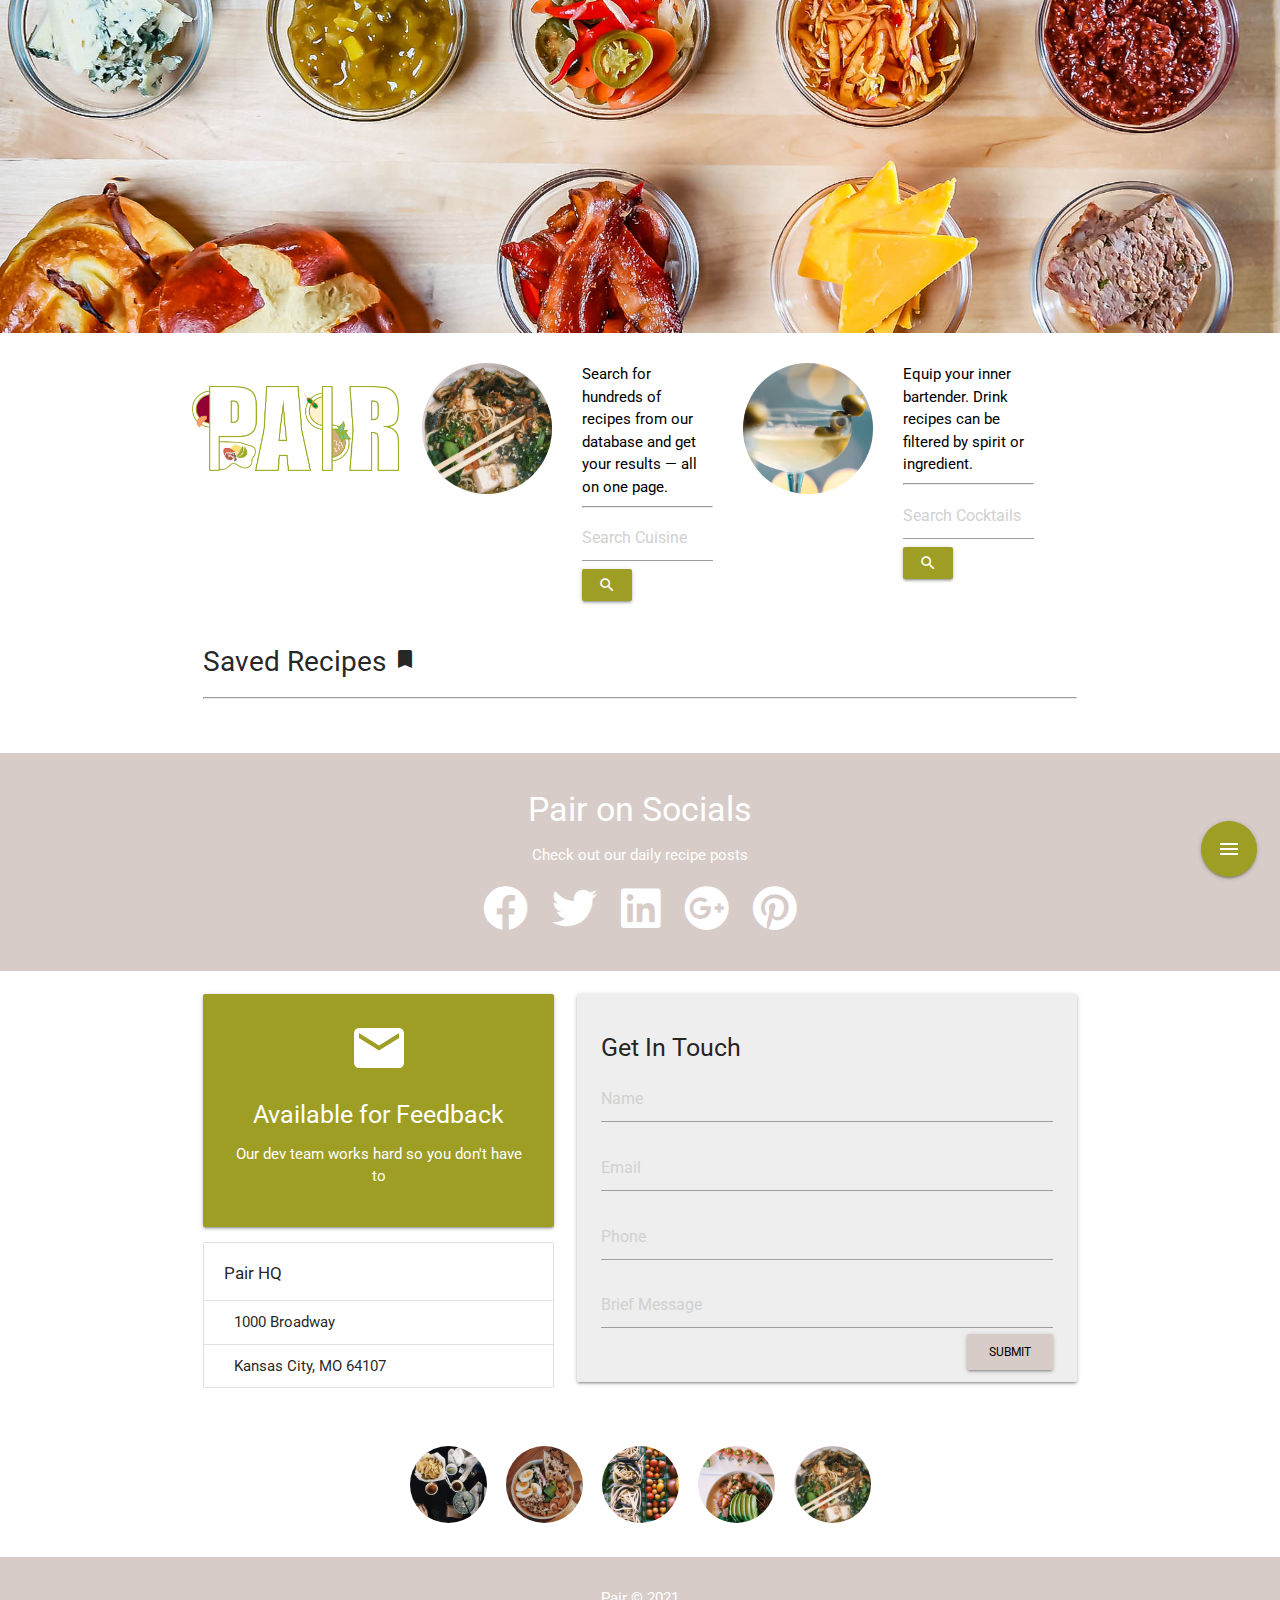
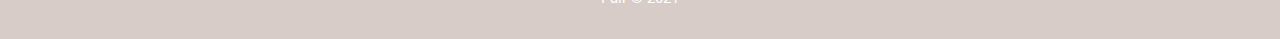
<file: index.html>
<!DOCTYPE html>
<html>

<head>
    <meta charset="UTF-8">
    <meta name="viewport" content="width=device-width, initial-scale=1.0">

    <title>PAIR</title>
    <link rel='icon' href='favicon.ico' type='image/x-icon' />
    <!-- Font Awesome -->
    <link rel="stylesheet" href="https://use.fontawesome.com/releases/v5.3.1/css/all.css">
    <!-- Google Fonts Materialize Icons -->
    <link rel="stylesheet" href="https://fonts.googleapis.com/icon?family=Material+Icons">
    <link href='https://fonts.googleapis.com/css?family=Roboto+Slab' rel='stylesheet' type='text/css'>
    <!--Load Google Font-->
    <link rel="preconnect" href="https://fonts.gstatic.com">
    <link href="https://fonts.googleapis.com/css2?family=Roboto:ital,wght@0,300;0,700;1,100&display=swap"
        rel="stylesheet">
    <!-- Materialize Compiled and minified CSS -->
    <link rel="stylesheet" href="https://cdnjs.cloudflare.com/ajax/libs/materialize/1.0.0/css/materialize.min.css">
    <!-- Custom stylesheet -->
    <link rel="stylesheet" href="assets/css/style.css">
</head>

<body>
    <!-- Section: Image Slider -->
    <section class="slider">
        <ul class="slides">
            <li>
                <img src="assets/img/slide1.jpg">
            </li>
            <li>
                <img src="assets/img/slide2.jpg">
                </div>
            </li>
            <li>
                <img src="assets/img/slide3.jpg">
            </li>
        </ul>
    </section>

    <!-- Section: Logo + Jump Cards + Search Inputs-->
    <a id="jump-container"></a>
    <section class="container">
        <div class="col s12 m4 l4">
            <div class="row">
                <div class="col s12 m12 l3">
                    <img src="./assets/img/pair-test.png" class="responsive-img logo">
                </div>
                <!--Begin card1 with search button-->
                <div class="col s2 jumpRowItem">
                    <img src="assets/img/ramen.jpg" alt="ramen" class="circle responsive-img">
                </div>
                <div class="col s8 m3 l2 jumpRowItem">
                    <span class="black-text">
                        Search for hundreds of recipes from our database and get your results — all on one page.
                    </span>
                    <hr>
                    <form>
                        <input id="user-search-food" type="text" onfocus="this.value=''" data-length="44"
                            placeholder="Search Cuisine">
                        <button type="submit" class="waves-effect lime darken-3 btn-small" id="search-cuisines"><i
                                class="material-icons">search</i></button>
                    </form>
                </div>
                <!--Begin card2 with search button-->
                <div class="col s2 jumpRowItem">
                    <img src="assets/img/martini.jpg" alt="martini" class="circle responsive-img">
                </div>
                <div class="col s8 m3 l2 jumpRowItem">
                    <span class="black-text">
                        Equip your inner bartender. Drink recipes can be filtered by
                        spirit or ingredient.
                    </span>
                    <hr>
                    <form>
                        <input id="user-search-drink" type="text" onfocus="this.value=''" data-length="44"
                            placeholder="Search Cocktails">
                        <button type="submit" class="waves-effect lime darken-3 btn-small" id="search-drinks"><i
                                class="material-icons">search</i></button>
                    </form>
                </div>
            </div>
        </div>
    </section>

    <!--FAB Menu-->

    <div class="fixed-action-btn">
        <a class="btn-floating btn-large lime darken-3">
            <i class="large material-icons">menu</i>
        </a>
        <ul>
            <li><a href="#jump-container" class="btn-floating lime darken-1"><i class="material-icons">search</i></a>
            </li>
            <li><a href="#saved-for-later-heading" class="btn-floating indigo lighten-3"><i
                        class="material-icons">bookmark</i></a></li>
        </ul>
    </div>

    <!--Results Container-->
    <section>
        <div id="results" class="container mainStage">
            <div class="row" id="populate-results">
            </div>
        </div>
        </div>

        <!-- Section: Gallery -->
        <section>
            <div class="container">
                <div class="row">
                    <div class="col s12">
                        <div id='saved-for-later-heading'>Saved Recipes <i class=" material-icons ">bookmark</i>
                            <!-- <span class="subhead">Your bookmarked articles live here. </span> -->
                            <hr>
                        </div>
                        <div class="row" id="saved-for-later"></div>
                    </div>
                </div>
        </section>

        <!-- Section: Follow -->
        <section class="section section-follow brown lighten-4 white-text center">
            <div class="container">
                <div class="row">
                    <div class="col s12">
                        <h4>Pair on Socials</h4>
                        <p>Check out our daily recipe posts</p>
                        <a href="#" class="white-text"  >
                            <i class="button fab fa-facebook fa-3x" onclick="M.toast({html:'Sorry, yet to be social!', classes: 'rounded toast'})"></i>
                        </a>
                        <a href="#" class="white-text">
                            <i class="fab fa-twitter fa-3x" onclick="M.toast({html:'Sorry, yet to be social!', classes: 'rounded toast'})"></i>
                        </a>
                        <a href="#" class="white-text">
                            <i class="fab fa-linkedin fa-3x" onclick="M.toast({html:'Sorry, yet to be social!', classes: 'rounded toast'})"></i>
                        </a>
                        <a href="#" class="white-text">
                            <i class="fab fa-google-plus fa-3x" onclick="M.toast({html:'Sorry, yet to be social!', classes: 'rounded toast'})"></i>
                        </a>
                        <a href="#" class="white-text">
                            <i class="fab fa-pinterest fa-3x" onclick="M.toast({html:'Sorry, yet to be social!', classes: 'rounded toast'})"></i>
                        </a>
                    </div>
                </div>
        </section>

        <!-- Section: Contact -->
        <section id="contact" class="section">
            <div class="container">
                <div class="row">
                    <div class="col s12 m5">
                        <div class="card-panel lime darken-3 white-text center">
                            <i class="medium material-icons">email</i>
                            <h5>Available for Feedback</h5>
                            <p>Our dev team works hard so you don't have to</p>
                        </div>
                        <ul class="collection with-header">
                            <li class="collection-header">
                                <h6>Pair HQ</h6>
                            </li>
                            <li class="collection-item">1000 Broadway</li>
                            <li class="collection-item">Kansas City, MO 64107</li>
                        </ul>
                    </div>
                    <div class="col s12 m7">
                        <div class="card-panel grey lighten-3">
                            <h5>Get In Touch</h5>
                            <div class="input-field">
                                <input type="text" placeholder="Name">
                            </div>
                            <div class="input-field">
                                <input type="text" placeholder="Email">
                            </div>
                            <div class="input-field">
                                <input type="text" placeholder="Phone">
                            </div>
                            <div class="input-field">
                                <textarea class="materialize-textarea" placeholder="Brief Message"></textarea>
                            </div>
                            <input type="submit" value="Submit"
                                class="btn brown lighten-4 waves-effect btn-submit right"
                                onclick="M.toast({html:'Sorry, just a dummy form at the moment!', 'classes': 'rounded toast'})">
                        </div>
                    </div>
                </div>
            </div>
        </section>

        <!--Food img circles-->
        <div class="container">
            <div class="row center">
                <div class="col s12">
                    <img src="assets/img/mexican.jpg" alt="mexican food" class="circle responsive-img" id="footerFrame">
                    <img src="assets/img/bowl.jpg" alt="grain bowl" class="circle responsive-img" id="footerFrame">
                    <img src="assets/img/veg.jpg" alt="vegetables" class="circle responsive-img" id="footerFrame">
                    <img src="assets/img/sushi.jpg" alt="sushi" class="circle responsive-img" id="footerFrame">
                    <img src="assets/img/ramen.jpg" alt="ramen" class="circle responsive-img" id="footerFrame">
                </div>
            </div>
        </div>

        <!-- Footer -->
        <footer class="section brown lighten-4 white-text center">
            <p class="label">Pair &copy; 2021</p>
        </footer>

        <!-- JQuery - Import before Materialize -->
        <script src="https://ajax.googleapis.com/ajax/libs/jquery/2.1.1/jquery.min.js"></script>
        <!-- Compiled and minified JavaScript -->
        <script src="https://cdnjs.cloudflare.com/ajax/libs/materialize/1.0.0/js/materialize.min.js"></script>
        <!-- Custom Javascript -->
        <script src="assets/js/script.js"></script>
</body>

</html>
</file>
<file: assets/css/style.css>
* {
    font-family: 'Roboto', sans-serif;
}

.slider {
    background-color: transparent!important;
}

.logo {
    margin-top: 3.5rem;
}

.jumpRowItem {
    margin-top: 2rem;
    margin-right: .5rem;
}

.section-follow .fa-3x {
    margin: 5px 10px;
}

.img-btn {
    width: 100%;
    height: 100%;
}

.buttons-wrapper {
    padding: 5%;
    width: 90vw;
    height: 6vh;
    margin: 1em 1em 3em 1em;
}

.btn-submit {
    font-size: .8rem;
}

#footerFrame {
    height: 77px;
    margin: .5rem;
}

input,
textarea {
    font-family: 'Roboto', sans-serif;
}

input:focus,
textarea:focus {
    border-bottom: 1px solid black !important;
    box-shadow: 0 1px 0 0 black !important;
}

.fixed-action-btn1 {
    top: 20px;
    right: 25px;
}

.btn-submit {
    margin-top: -2em;
}

.toast {
    background-color: gray;
}

#saved-for-later-heading {
    font-size: 28px;
}

@media only screen and (max-width:500px) {
    .section-follow h5 {
        padding-top: 15px;
    }
    .section-follow {
        padding: 2px;
    }
    .section-follow h4 {
        font-size: 28px;
    }
    .social-icon {
        font-size: 8px;
    }
    .card-panel .lime {
        padding: 10px;
    }
    #saved-for-later-heading {
        font-size: 24px;
    }
}

/* Messing with card image formatting for Saved section... 
@media (min-width: 600px) {
    .card-image {
        max-height: 174px;
    }

}
*/
</file>
